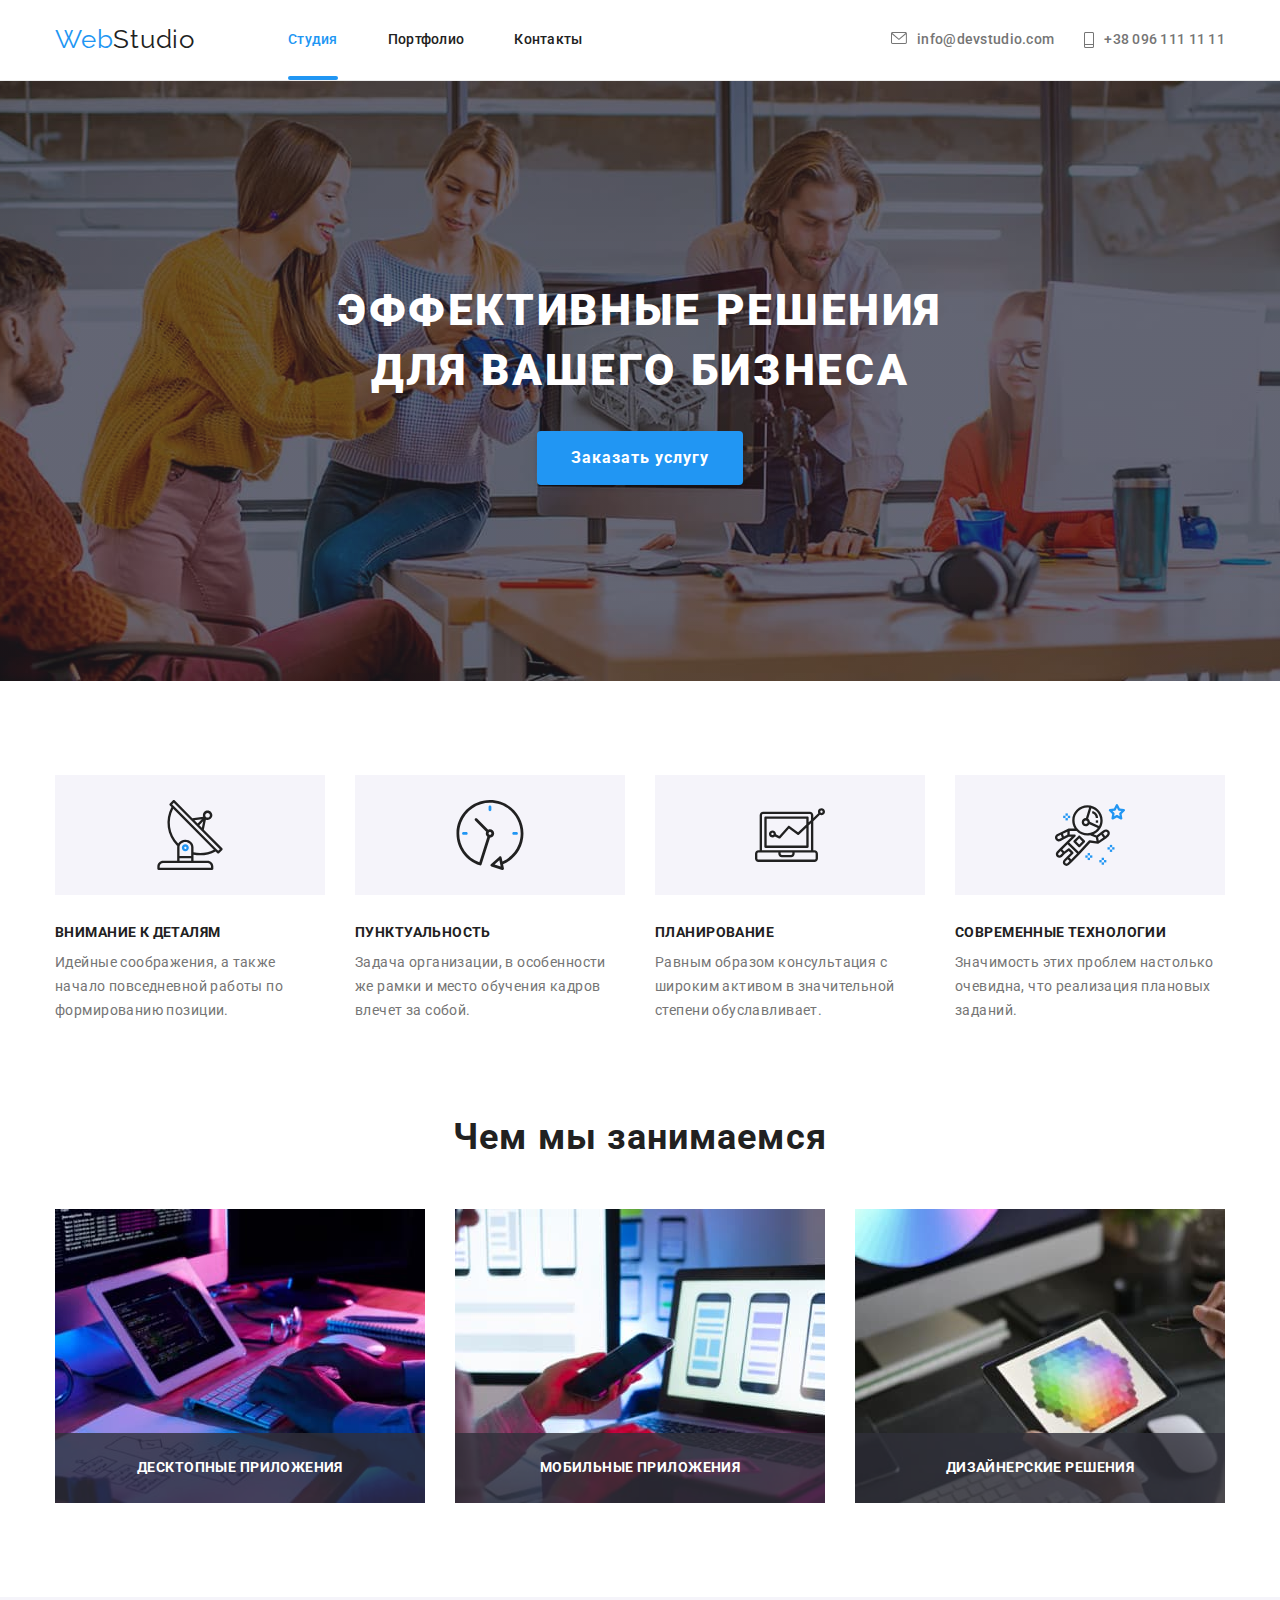
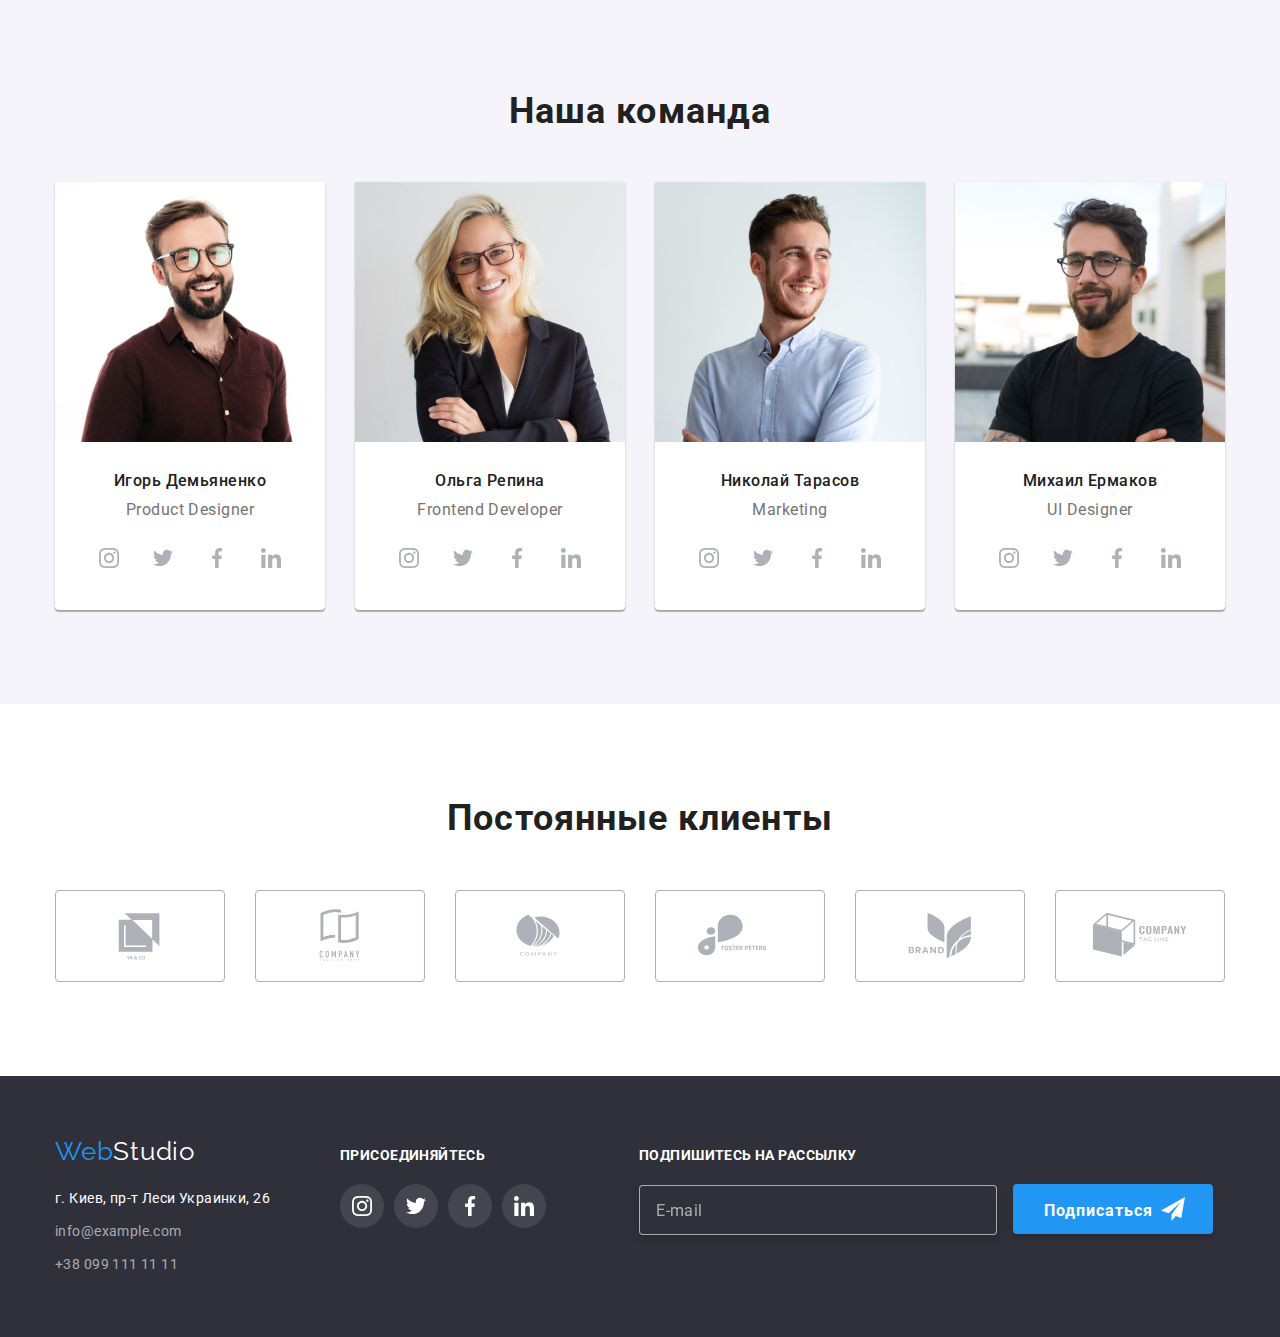
<file: index.html>
<!DOCTYPE html>
<html lang="ru">
<head>
    <meta charset="UTF-8">
    <meta http-equiv="X-UA-Compatible" content="IE=edge">
    <meta name="viewport" content="width=device-width, initial-scale=1.0">
    <title>Web Studio</title>
    <link href="https://fonts.googleapis.com/css2?family=Raleway:wght@700&family=Roboto:wght@400;500;700;900&display=swap"
        rel="stylesheet">
    <link rel="stylesheet" href="https://cdnjs.cloudflare.com/ajax/libs/modern-normalize/1.1.0/modern-normalize.min.css">
    <link rel="stylesheet" href="./css/styles.css">
</head>
<body>
    <!-- Шапка -->
    <header class="header">
        <div class="container container-nav">
            <nav class="nav">
                <a href="./index.html" class="logo"><span class="logo web">Web</span>Studio</a>
                <ul class="header-list list">
                    <li class="header-item"><a href="./index.html" class="nav-list current">Студия</a></li>
                    <li class="header-item"><a href="./portfolio.html" class="nav-list">Портфолио</a></li>
                    <li class="header-item"><a href="" class="nav-list">Контакты</a></li>
                </ul>
            </nav>
            <ul class="nav-contacts list">
                <li class="header-item">
    
                    <a href="mailto:info@devstudio.com" class="nav-mail">info@devstudio.com 
                    <svg class="header-social-icon" width="16" height="12">
                        <use href="./images/symbol-defs.svg#icon-mail"></use>
                    </svg>
                    </a>
                </li>

                <li class="header-item">
                    <a href="tel:+380961111111" class="nav-tel">+38 096 111 11 11
                        <svg class="header-social-icon" width="10" height="16">
                            <use href="./images/symbol-defs.svg#icon-phone"></use>
                        </svg>
                    </a>
                </li>
            </ul>
        </div>
    </header>

    <main>
    <!-- Герой  -->
        <section class="hero">
            <div class="container">
                <h1 class="hero-title">Эффективные решения для вашего бизнеса</h1>
                <button type="button" class="hero-button button" data-modal-open>Заказать услугу</button>
            </div>
        </section>
    <!-- Чем мы занимаемся -->
        <section class="content section">
                <div class="container">
                    <ul class="content-list list">
                        <li class="content-item">
                            <h3 class="content-title">Внимание к деталям</h3>
                            <p class="content-dscr">Идейные соображения, а также начало повседневной работы по формированию позиции.</p>
                        </li>
                        <li class="content-item">
                            <h3 class="content-title">Пунктуальность</h3>
                            <p class="content-dscr">Задача организации, в особенности же рамки и место обучения кадров влечет за собой.</p>
                        </li>
                        <li class="content-item">
                            <h3 class="content-title">Планирование</h3>
                            <p class="content-dscr">Равным образом консультация с широким активом в значительной степени обуславливает.</p>
                        </li>
                        <li class="content-item">
                            <h3 class="content-title">Современные технологии</h3>
                            <p class="content-dscr">Значимость этих проблем настолько очевидна, что реализация плановых заданий.</p>
                        </li>
                    </ul>
                </div>
        </section>

        <section class="samples section">
            <div class="container">
                <h2 class="samples-title title">Чем мы занимаемся</h2>
                <ul class="samples-list list">
                    <li class="samples-list-item"><img class="samples-list-img" src="./images/box-1.jpg" alt="Изображение с планшетом" width="370">
                    <div class="samples-list-descr">Десктопные приложения</div>
                    </li>
                    <li class="samples-list-item"><img class="samples-list-img" src="./images/box-2.jpg" alt="Изображение с ноутбуком" width="370">
                    <div class="samples-list-descr">Мобильные приложения</div>
                    </li>
                    <li class="samples-list-item"><img class="samples-list-img" src="./images/box-3.jpg" alt="Изображение с палирой на планшете" width="370">
                    <div class="samples-list-descr">Дизайнерские решения</div>
                    </li>
                </ul>
            </div>
        </section>
    <!-- Команда -->
        <section class="team section">
            <div class="container">
                <h2 class="main-team-title title">Наша команда</h2>
                <ul class="team-list list">
                    <li class="team-item">
                        <img src="./images/team-1.jpg" alt="Игорь Демьяненко" width="270" class="team-img">
                        <div class="team-box">
                            <h3 class="team-title">Игорь Демьяненко</h3>
                            <p class="team-dscr">Product Designer</p>
                            <ul class="team-social-list list">
                            <li class="team-social-item">
                                <a href="https://www.instagram.com/" target="_blank" class="team-social-link">
                                    <svg class="team-social-icon" width="20" height="20">
                                        <use href="./images/symbol-defs.svg#icon-instagram"></use>
                                    </svg>
                                </a>
                            </li>
                            <li class="team-social-item">
                                <a href="https://twitter.com/" target="_blank" class="team-social-link">
                                    <svg class="team-social-icon" width="20" height="20">
                                        <use href="./images/symbol-defs.svg#icon-twitter"></use>
                                    </svg>
                                </a>
                            </li>
                            <li class="team-social-item">
                                <a href="https://www.facebook.com/" target="_blank" class="team-social-link">
                                    <svg class="team-social-icon" width="20" height="20">
                                        <use href="./images/symbol-defs.svg#icon-facebook"></use>
                                    </svg>
                                </a>
                            </li>
                            <li class="team-social-item">
                                <a href="https://linkedin.com/" target="_blank" class="team-social-link">
                                    <svg class="team-social-icon" width="20" height="20">
                                        <use href="./images/symbol-defs.svg#icon-linkedin"></use>
                                    </svg>
                                </a>
                            </li>
                            </ul>
                        </div>
                        
                    </li>
                    <li class="team-item">
                        <img src="./images/team-2.jpg" alt="Ольга Репина" width="270" class="team-img">
                        <div class="team-box">
                            <h3 class="team-title">Ольга Репина</h3>
                            <p class="team-dscr">Frontend Developer</p>
                            <ul class="team-social-list list">
                                <li class="team-social-item">
                                    <a href="https://www.instagram.com/" target="_blank" class="team-social-link">
                                        <svg class="team-social-icon" width="20" height="20">
                                            <use href="./images/symbol-defs.svg#icon-instagram"></use>
                                        </svg>
                                    </a>
                                </li>
                                <li class="team-social-item">
                                    <a href="https://twitter.com/" target="_blank" class="team-social-link">
                                        <svg class="team-social-icon" width="20" height="20">
                                            <use href="./images/symbol-defs.svg#icon-twitter"></use>
                                        </svg>
                                    </a>
                                </li>
                                <li class="team-social-item">
                                    <a href="https://www.facebook.com/" target="_blank" class="team-social-link">
                                        <svg class="team-social-icon" width="20" height="20">
                                            <use href="./images/symbol-defs.svg#icon-facebook"></use>
                                        </svg>
                                    </a>
                                </li>
                                <li class="team-social-item">
                                    <a href="https://linkedin.com/" target="_blank" class="team-social-link">
                                        <svg class="team-social-icon" width="20" height="20">
                                            <use href="./images/symbol-defs.svg#icon-linkedin"></use>
                                        </svg>
                                    </a>
                                </li>
                            </ul>
                        </div>
                        
                    </li>
                    <li class="team-item">
                        <img src="./images/team-3.jpg" alt="Николай Тарасов" width="270" class="team-img">
                        <div class="team-box">
                            <h3 class="team-title">Николай Тарасов</h3>
                            <p class="team-dscr">Marketing</p>
                            <ul class="team-social-list list">
                                <li class="team-social-item">
                                    <a href="https://www.instagram.com/" target="_blank" class="team-social-link">
                                        <svg class="team-social-icon" width="20" height="20">
                                            <use href="./images/symbol-defs.svg#icon-instagram"></use>
                                        </svg>
                                    </a>
                                </li>
                                <li class="team-social-item">
                                    <a href="https://twitter.com/" target="_blank" class="team-social-link">
                                        <svg class="team-social-icon" width="20" height="20">
                                            <use href="./images/symbol-defs.svg#icon-twitter"></use>
                                        </svg>
                                    </a>
                                </li>
                                <li class="team-social-item">
                                    <a href="https://www.facebook.com/" target="_blank" class="team-social-link">
                                        <svg class="team-social-icon" width="20" height="20">
                                            <use href="./images/symbol-defs.svg#icon-facebook"></use>
                                        </svg>
                                    </a>
                                </li>
                                <li class="team-social-item">
                                    <a href="https://linkedin.com/" target="_blank" class="team-social-link">
                                        <svg class="team-social-icon" width="20" height="20">
                                            <use href="./images/symbol-defs.svg#icon-linkedin"></use>
                                        </svg>
                                    </a>
                                </li>
                            </ul>
                        </div>
                        
                    </li>
                    <li class="team-item">
                        <img src="./images/team-4.jpg" alt="Михаил Ермаков" width="270" class="team-img">
                        <div     class="team-box">
                            <h3 class="team-title">Михаил Ермаков</h3>
                            <p class="team-dscr">UI Designer</p>
                            <ul class="team-social-list list">
                                <li class="team-social-item">
                                    <a href="https://www.instagram.com/" target="_blank" class="team-social-link">
                                        <svg class="team-social-icon" width="20" height="20">
                                            <use href="./images/symbol-defs.svg#icon-instagram"></use>
                                        </svg>
                                    </a>
                                </li>
                                <li class="team-social-item">
                                    <a href="https://twitter.com/" target="_blank" class="team-social-link">
                                        <svg class="team-social-icon" width="20" height="20">
                                            <use href="./images/symbol-defs.svg#icon-twitter"></use>
                                        </svg>
                                    </a>
                                </li>
                                <li class="team-social-item">
                                    <a href="https://www.facebook.com/" target="_blank" class="team-social-link">
                                        <svg class="team-social-icon" width="20" height="20">
                                            <use href="./images/symbol-defs.svg#icon-facebook"></use>
                                        </svg>
                                    </a>
                                </li>
                                <li class="team-social-item">
                                    <a href="https://linkedin.com/" target="_blank" class="team-social-link">
                                        <svg class="team-social-icon" width="20" height="20">
                                            <use href="./images/symbol-defs.svg#icon-linkedin"></use>
                                        </svg>
                                    </a>
                                </li>
                            </ul>
                        </div>
                        
                    </li>
                </ul>
            </div>
        </section>
    <!-- Клиенты -->
        <section class="clients section">
            <div class="container">
                <h2 class="clients-title title">Постоянные клиенты</h2>
                <ul class="clients-list list">
                    <li class="clients-item">
                        <a href="" class="clients-item-link">
                            <svg class="clients-item-icon" width="106" height="60">
                                <use href="images/symbol-defs.svg#icon-yaco"></use>
                            </svg>
                        </a>
                    </li>
                    <li class="clients-item">
                        <a href="" class="clients-item-link">
                            <svg class="clients-item-icon" width="106" height="60">
                                <use href="images/symbol-defs.svg#icon-company-tagline"></use>
                            </svg>
                        </a>
                    </li>

                    <li class="clients-item">
                        <a href="" class="clients-item-link">
                            <svg class="clients-item-icon" width="106" height="60">
                                <use href="images/symbol-defs.svg#icon-company"></use>
                            </svg>
                        </a>
                    </li>
                    <li class="clients-item">
                        <a href="" class="clients-item-link">
                            <svg class="clients-item-icon" width="106" height="60">
                                <use href="images/symbol-defs.svg#icon-foster"></use>
                            </svg>
                        </a>
                    </li>
                    <li class="clients-item">
                        <a href="" class="clients-item-link">
                            <svg class="clients-item-icon" width="106" height="60">
                                <use href="images/symbol-defs.svg#icon-brand"></use>
                            </svg>
                        </a>
                    </li>
                    <li class="clients-item">
                        <a href="" class="clients-item-link">
                            <svg class="clients-item-icon" width="106" height="60">
                                <use href="images/symbol-defs.svg#icon-tag-line"></use>
                            </svg>
                        </a>
                    </li>
                </ul>
            </div>
        </section>
    </main>

    <!-- Футер -->
    <footer class="footer">
        <div class="container contacts">
            <div class="address-container">
                <a href="./index.html" class="footer-logo"><span class="footer-logo web">Web</span>Studio</a>
                <address class="address">
                    <div class="address-contacts">
                        <p class="address-location">г. Киев, пр-т Леси Украинки, 26</p>
                        <a href="mailto:info@example.com" class="address-mail">info@example.com</a>
                        <a href="tel:+380991111111" class="address-tel">+38 099 111 11 11</a>
                    </div>
                </address>
            </div>
            <div class="footer-social-links">
                <h3 class="footer-links-title">присоединяйтесь</h3>
                <ul class="footer-social-list list">
                    <li class="footer-social-item">
                        <a href="" class="footer-social-link">
                            <svg class="footer-social-icon" width="20" height="20">
                                <use href="./images/symbol-defs.svg#icon-instagram"></use>
                            </svg>
                        </a>
                    </li>
                    <li class="footer-social-item">
                        <a href="" class="footer-social-link">
                            <svg class="footer-social-icon" width="20" height="20">
                                <use href="./images/symbol-defs.svg#icon-twitter"></use>
                            </svg>
                        </a>
                    </li>
                    <li class="footer-social-item">
                        <a href="" class="footer-social-link">
                            <svg class="footer-social-icon" width="20" height="20">
                                <use href="./images/symbol-defs.svg#icon-facebook"></use>
                            </svg>
                        </a>
                    </li>
                    <li class="footer-social-item">
                        <a href="" class="footer-social-link">
                            <svg class="footer-social-icon" width="20" height="20">
                                <use href="./images/symbol-defs.svg#icon-linkedin"></use>
                            </svg>
                        </a>
                    </li>
                </ul>
            </div>
            <div class="subscription-box">
                <h3 class="subscription-title">Подпишитесь на рассылку</h3>
                <div class="subscription-input">
                    <input type="email" name="email" placeholder="E-mail" class="subscription-email">
                    <button type="submit" class="subscription-button button">Подписаться</button>
                    <svg class="subscription-button-icon" width="24" height="24">
                        <use href="./images/symbol-defs.svg#icon-subscription"></use>
                    </svg>
                    
                </div>
            </div>

        </div>
    </footer> 

    <!-- Модальное окно -->

    <div class="backdrop is-hidden" data-modal>
        <div class="modal">
            <button class="modal-button-close" data-modal-close>
                <svg class="modal-button-close-icon" width="11" height="11">
                    <use href="./images/symbol-defs.svg#icon-close-icon"></use>
            </button>

    <!-- Формы -->
    
            <div class="form">
                <p class="modal-title-text">Оставьте свои данные, мы вам перезвоним</p>
                <form action="#" class="form-box">
                    
                        <label class="form-label">
                            <span class="form-name">Имя</span> 
                            <div class="input-box">
                                <input type="text" name="name" class="form-input">
                                <svg class="form-icon" width="12" height="12">
                                    <use href="./images/symbol-defs.svg#icon-modal-name"></use>
                                </svg>
                            </div>
                        </label>
                   
                        <label class="form-label">
                            <span class="form-name">Телефон</span>
                            <div class="input-box">
                                <input type="tel" name="tel" class="form-input">
                                <svg class="form-icon" width="13" height="13">
                                    <use href="./images/symbol-defs.svg#icon-modal-tel"></use>
                                </svg>
                            </div>    
                        </label>
                           
                
                        <label class="form-label">
                            <span class="form-name">Почта</span> 
                        <div class="input-box">
                            <input type="email" name="email" class="form-input">
                            <svg class="form-icon" width="15" height="12">
                                <use href="./images/symbol-defs.svg#icon-modal-email"></use>
                        </div>
                        </label>
                        

                        <label class="form-label">
                            <span class="form-name">Комментарий</span> 
                        <textarea name="comment"
                        placeholder="Введите текст"
                        class="form-comment-placeholder"></textarea>
                        </label>
                    
    
                    <div class="terms-item">
                        
                        <label class="terms-checkbox">
                            <input class="terms-input-checkbox" type="checkbox" name="terms"  value="checkbox">
                            <span class="custom-checkbox"></span>
                            
                            Соглашаюсь с рассылкой и принимаю
                            <a href="" class="terms-link"> Условия договора</a>
                        
                        </label>
                    </div>

                    <button type="submit" class="modal-submit-button ">Отправить</button>

                    
                    
                </form>
            </div>
        </div>
    </div>
    <script src="./js/modal.js"></script>
</body>
</html>
</file>
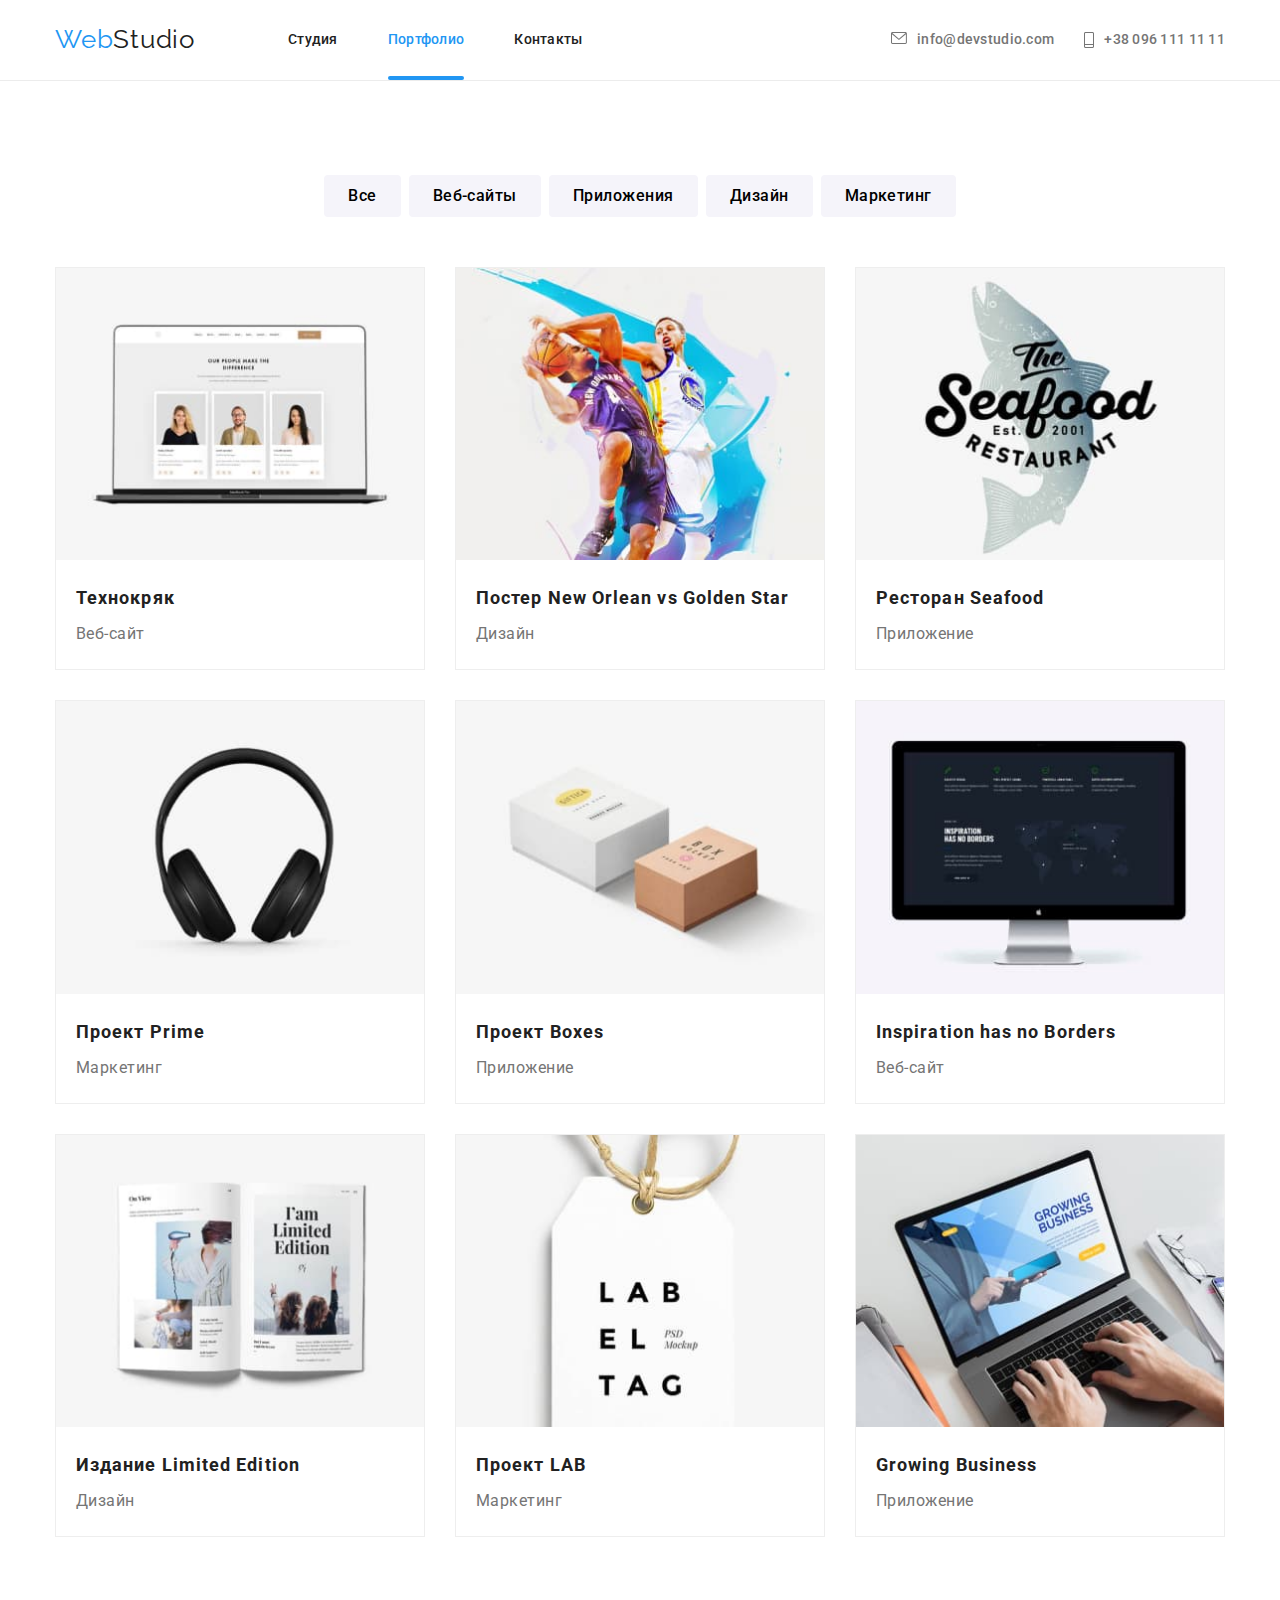
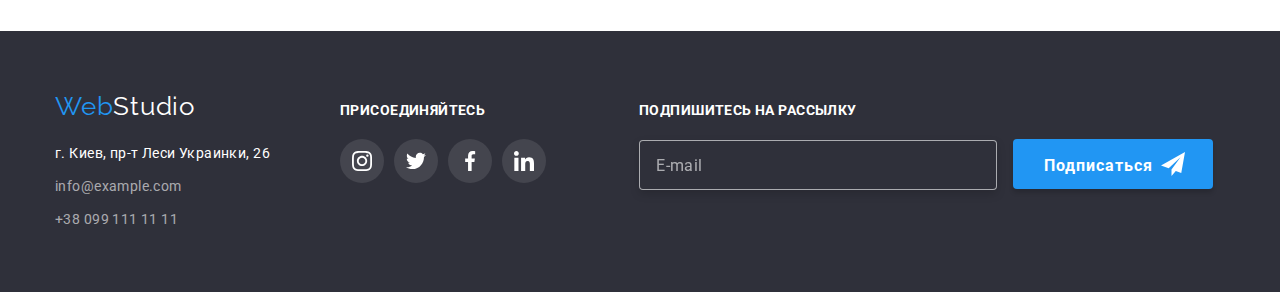
<file: portfolio.html>
<!DOCTYPE html>
<html lang="ru">
<head>
    <meta charset="UTF-8">
    <meta http-equiv="X-UA-Compatible" content="IE=edge">
    <meta name="viewport" content="width=device-width, initial-scale=1.0">
    <title>Portfolio</title>
    <link href="https://fonts.googleapis.com/css2?family=Raleway:wght@700&family=Roboto:wght@400;500;700;900&display=swap"
        rel="stylesheet">
        <link rel="stylesheet" href="https://cdnjs.cloudflare.com/ajax/libs/modern-normalize/1.1.0/modern-normalize.min.css">
    <link rel="stylesheet" href="./css/styles.css">
</head>
<body>
    <!-- Шапка -->
    <header class="header">
        <div class="container container-nav">
            <nav class="nav">
                <a href="./index.html" class="logo"><span class="logo web">Web</span>Studio</a>
                <ul class="header-list list">
                    <li class="header-item"><a href="./index.html" class="nav-list">Студия</a></li>
                    <li class="header-item"><a href="./portfolio.html" class="nav-list current">Портфолио</a></li>
                    <li class="header-item"><a href="" class="nav-list">Контакты</a></li>
                </ul>
            </nav>
            <ul class="nav-contacts list">
                <li class="header-item">
    
                    <a href="mailto:info@devstudio.com" class="nav-mail">info@devstudio.com
                        <svg class="header-social-icon" width="16" height="12">
                            <use href="./images/symbol-defs.svg#icon-mail"></use>
                        </svg>
                    </a>
                </li>
    
                <li class="header-item">
                    <a href="tel:+380961111111" class="nav-tel">+38 096 111 11 11
                        <svg class="header-social-icon" width="10" height="16">
                            <use href="./images/symbol-defs.svg#icon-phone"></use>
                        </svg>
                    </a>
                </li>
            </ul>
        </div>
    </header>
    
    <main>
    <!-- Основной контент -->
    <main>

        <section class="filters section">

            <div class="container">

                <h1 class="visually-hidden">Фильтры</h1>
                <ul class="filters-list list">
                    <li class="filters-item"><button type="button" class="filters-button button">Все</button></li>
                    <li class="filters-item"><button type="button" class="filters-button button">Веб-сайты</button></li>
                    <li class="filters-item"><button type="button" class="filters-button button">Приложения</button></li>
                    <li class="filters-item"><button type="button" class="filters-button button">Дизайн</button></li>
                    <li class="filters-item"><button type="button" class="filters-button button">Маркетинг</button></li>
                </ul>
            
                <h2 class="visually-hidden">Проекты</h2>

                <ul class="projects-list list">
                   
                    <li class="projects-item">
                        
                        <article class="card">

                            <div class="card-thumb">
                                <img src="./images/img-1.jpg" alt="Веб-сайт на ноутбуке" width="370">
                                <div class="overlay-text">
                                    <div class="card-text">
                                        <p class="card-text-descr">Технокряк это современная площадка распространения коронавируса. Компании используют эту
                                        платформу для цифрового
                                        шпионажа и атак на защищённые сервера конкурентов.</p> 
                                    </div>
                                </div>
                            </div>

                            <div class="card-content">
                                <h3 class="projects-title">Технокряк</h3>
                                <p class="projects-dscr">Веб-сайт</p>
                            </div>

                        </article>  
                    </li>

                    <li class="projects-item">
                        <article class="card">
                    
                            <div class="card-thumb">
                                <img src="./images/img-2.jpg" alt="Постер с баскетболистами"" width="370">
                                <div class="overlay-text">
                                    <div class="card-text"><p class="card-text-descr">Технокряк это современная площадка распространения коронавируса. Компании используют эту
                                        платформу для цифрового
                                        шпионажа и атак на защищённые сервера конкурентов.</p>
                                    </div>
                                </div>
                            </div>
                    
                            <div class="card-content">
                                <h3 class="projects-title">Постер New Orlean vs Golden Star</h3>
                                <p class="projects-dscr">Дизайн</p>
                            </div>
                    
                        </article>
                    </li>

                    <li class="projects-item">
                        <article class="card">
                    
                            <div class="card-thumb">
                                <img src="./images/img-3.jpg" alt="Лого ресторана" width="370">
                                <div class="overlay-text">
                                    <div class="card-text"><p class="card-text-descr">Технокряк это современная площадка распространения коронавируса. Компании используют эту
                                        платформу для цифрового
                                        шпионажа и атак на защищённые сервера конкурентов.</p>
                                    </div>
                                </div>
                            </div>
                    
                            <div class="card-content">
                                <h3 class="projects-title">Ресторан Seafood</h3>
                                <p class="projects-dscr">Приложение</p>
                            </div>
                    
                        </article>
                    </li>

                    <li class="projects-item">
                        <article class="card">
                    
                            <div class="card-thumb">
                                <img src="./images/img-4.jpg" alt="Наушники" width="370">
                                <div class="overlay-text">
                                    <div class="card-text"><p class="card-text-descr">Технокряк это современная площадка распространения коронавируса. Компании используют эту
                                        платформу для цифрового
                                        шпионажа и атак на защищённые сервера конкурентов.</p>
                                    </div>
                                </div>
                            </div>
                    
                            <div class="card-content">
                                <h3 class="projects-title">Проект Prime</h3>
                                <p class="projects-dscr">Маркетинг</p>
                            </div>
                    
                        </article>
                    </li>

                    <li class="projects-item">
                        <article class="card">
                    
                            <div class="card-thumb">
                                <img src="./images/img-5.jpg" alt="Изображение коробок" width="370">
                                <div class="overlay-text">
                                    <div class="card-text"><p class="card-text-descr">Технокряк это современная площадка распространения коронавируса. Компании используют эту
                                        платформу для цифрового
                                        шпионажа и атак на защищённые сервера конкурентов.</p>
                                    </div>
                                </div>
                            </div>
                    
                            <div class="card-content">
                                <h3 class="projects-title">Проект Boxes</h3>
                                <p class="projects-dscr">Приложение</p>
                            </div>
                    
                        </article>
                    </li>

                    <li class="projects-item">
                        <article class="card">
                    
                            <div class="card-thumb">
                                <img src="./images/img-6.jpg" alt="Веб-сайт на мониторе" width="370">
                            <div class="overlay-text">
                                <div class="card-text"><p class="card-text-descr">Технокряк это современная площадка распространения коронавируса. Компании используют эту
                                    платформу для цифрового
                                    шпионажа и атак на защищённые сервера конкурентов.</p>
                                </div>
                            </div>
                            </div>
                    
                            <div class="card-content">
                                <h3 class="projects-title">Inspiration has no Borders</h3>
                                <p class="projects-dscr">Веб-сайт</p>
                            </div>
                    
                        </article>
                    </li>

                    <li class="projects-item">
                        <article class="card">
                    
                            <div class="card-thumb">
                                <img src="./images/img-7.jpg" alt="Книга" width="370">
                                <div class="overlay-text">
                                    <div class="card-text"><p class="card-text-descr">Технокряк это современная площадка распространения коронавируса. Компании используют эту
                                        платформу для цифрового
                                        шпионажа и атак на защищённые сервера конкурентов.</p>
                                    </div>
                                </div>
                            </div>
                    
                            <div class="card-content">
                                <h3 class="projects-title">Издание Limited Edition</h3>
                                <p class="projects-dscr">Дизайн</p>
                            </div>
                    
                        </article>
                    </li>

                    <li class="projects-item">
                        <article class="card">
                    
                            <div class="card-thumb">
                                <img src="./images/img-8.jpg" alt="Изображение бирки" width="370">
                                <div class="overlay-text">
                                    <div class="card-text"><p class="card-text-descr">Технокряк это современная площадка распространения коронавируса. Компании используют эту
                                        платформу для цифрового
                                        шпионажа и атак на защищённые сервера конкурентов.</p>
                                    </div>
                                </div>
                            </div>
                    
                            <div class="card-content">
                                <h3 class="projects-title">Проект LAB</h3>
                                <p class="projects-dscr">Маркетинг</p>
                            </div>
                    
                        </article>
                    </li>

                    <li class="projects-item">
                        <article class="card">
                    
                            <div class="card-thumb">
                                <img src="./images/img-9.jpg" alt="Приложение на ноутбуке"" width="370">
                                
                                <div class="overlay-text">
                                    <div class="card-text"><p class="card-text-descr">Технокряк это современная площадка распространения коронавируса. Компании используют эту
                                        платформу для цифрового
                                        шпионажа и атак на защищённые сервера конкурентов.</p>
                                    </div>
                                </div>
                                
                            </div>
                    
                            <div class="card-content">
                                <h3 class="projects-title">Growing Business</h3>
                                <p class="projects-dscr">Приложение</p>
                            </div>
                    
                        </article>
                    </li>
                </ul>
            </div>
        </section>
    </main>
    <!-- Футер -->
    <footer class="footer">
        <div class="container contacts">
            <div class="address-container">
                <a href="./index.html" class="footer-logo"><span class="footer-logo web">Web</span>Studio</a>
                <address class="address">
                    <div class="address-contacts">
                        <p class="address-location">г. Киев, пр-т Леси Украинки, 26</p>
                        <a href="mailto:info@example.com" class="address-mail">info@example.com</a>
                        <a href="tel:+380991111111" class="address-tel">+38 099 111 11 11</a>
                    </div>
                </address>
            </div>
            <div class="footer-social-links">
                <h3 class="footer-links-title">присоединяйтесь</h3>
                <ul class="footer-social-list list">
                    <li class="footer-social-item">
                        <a href="" class="footer-social-link">
                            <svg class="footer-social-icon" width="20" height="20">
                                <use href="./images/symbol-defs.svg#icon-instagram"></use>
                            </svg>
                        </a>
                    </li>
                    <li class="footer-social-item">
                        <a href="" class="footer-social-link">
                            <svg class="footer-social-icon" width="20" height="20">
                                <use href="./images/symbol-defs.svg#icon-twitter"></use>
                            </svg>
                        </a>
                    </li>
                    <li class="footer-social-item">
                        <a href="" class="footer-social-link">
                            <svg class="footer-social-icon" width="20" height="20">
                                <use href="./images/symbol-defs.svg#icon-facebook"></use>
                            </svg>
                        </a>
                    </li>
                    <li class="footer-social-item">
                        <a href="" class="footer-social-link">
                            <svg class="footer-social-icon" width="20" height="20">
                                <use href="./images/symbol-defs.svg#icon-linkedin"></use>
                            </svg>
                        </a>
                    </li>
                </ul>
            </div>
            <div class="subscription-box">
                <h3 class="subscription-title">Подпишитесь на рассылку</h3>
                <div class="subscription-input">
                    <input type="email" name="email" placeholder="E-mail" class="subscription-email">
                    <button type="submit" class="subscription-button button">Подписаться</button>
                    <svg class="subscription-button-icon" width="24" height="24">
                        <use href="./images/symbol-defs.svg#icon-subscription"></use>
                    </svg>
            
                </div>
            </div>

        </div>
    </footer>
</body>
</html>
</file>
<file: css/styles.css>
body {
  color: #212121;
  font-family: Roboto, sans-serif;
  margin: 0;
}

img {
  display: block;
  max-width: 100%;
  height: auto;
}

:root {
  --second-color: #757575;
  --hover-color: #2196f3;
  --hero-color: #ffffff;
  --filter-button-color: #f5f4fa;
  --footer-background-color: #2f303a;
  --timing-function: cubic-bezier(0.4, 0, 0.2, 1);
}

/* Сброс стилей */
h1,
h2,
h3,
h4,
h5,
h6,
p,
ul {
  margin: 0;
  padding: 0;
}
/* --------------------------- */

/* Общие стили */

.list {
  list-style: none;
  margin: 0;
  padding: 0;
}

.button {
  cursor: pointer;
  font-family: inherit, sans-serif;
}

.container {
  width: 1200px;
  margin-left: auto;
  margin-right: auto;
  padding-left: 15px;
  padding-right: 15px;

  /* альтернативная запись */

  /* margin: 0 auto;
  padding: 0 15px; */
}

.section {
  padding-top: 94px;
  padding-bottom: 94px;

  /* альтернативная запись */

  /* padding: 94px 0; */
}

.title {
  font-weight: 700;
  font-size: 36px;
  line-height: 1.16;
  text-align: center;
  letter-spacing: 0.03em;
}

/* Шапка */

/* Логотип */

.container-nav,
.nav {
  display: flex;
  align-items: center;
}

.header {
  border-bottom: 1px solid #ececec;
}

.logo {
  color: #212121;
  font-size: 26px;
  text-decoration: none;

  font-family: Raleway, sans-serif;
  font-size: 26px;
  line-height: 1.2;
  letter-spacing: 0.03em;
}

.logo.web {
  color: var(--hover-color);
}

/* Список ссылок меню */

/* !!!!!!!!!!!!!!!!!!!!! Work Section!!!!!!!!! */
.header-list {
  display: flex;
  margin-left: 93px;
}

/* Варианты очистки крайнего марджина */

/* .header-list .header-item:not(:last-child) {
  margin-right: 40px;
} */

.header-list .header-item + .header-item {
  margin-left: 50px;
}

.nav-list {
  color: #212121;
  text-decoration: none;

  font-weight: 500;
  font-size: 14px;
  line-height: 1.14;
  letter-spacing: 0.02em;

  /* увеличивает ширину ховера через добавление падингов */
  display: block;
  padding-top: 32px;
  padding-bottom: 32px;

  transition-property: color;
  transition-duration: 250ms;
  transition-timing-function: var(--timing-function);

  /* короткая запись transition*/
  /* transition: color 250ms cubic-bezier(0.4, 0, 0.2, 1); */
}

.nav-list:hover,
.nav-list:focus {
  color: var(--hover-color);
}

.current {
  color: var(--hover-color);
  position: relative;
}

.current::after {
  content: "";
  position: absolute;
  width: 100%;
  height: 4px;
  background-color: #2196f3;
  left: 0;
  bottom: 0;
  border-radius: 2px;
}

/* Контакты в шапке */

.nav-contacts {
  display: flex;
  margin-left: auto;
}

/* добавляет марджин и удаляет марджин последнему элементу */
.nav-contacts .header-item + .header-item {
  margin-left: 30px;
}

.nav-mail,
.nav-tel {
  /* увеличивает ширину ховера через добавление падингов */
  display: flex;
  flex-direction: row-reverse;

  padding-top: 32px;
  padding-bottom: 32px;

  color: var(--second-color);
  text-decoration: none;

  font-weight: 500;
  font-size: 14px;
  line-height: 1.14;
  letter-spacing: 0.02em;

  fill: var(--second-color);

  transition-property: color, fill;
  transition-duration: 250ms;
  transition-timing-function: var(--timing-function);
}

.header-social-icon {
  margin-right: 10px;
}

.nav-mail:hover,
.nav-mail:focus {
  color: var(--hover-color);
  fill: var(--hover-color);
}

.nav-tel:hover,
.nav-tel:focus {
  color: var(--hover-color);
  fill: var(--hover-color);
}

/* .header-item {
  outline: 1px solid red;
} */

/* Добавление иконок перед элементом и ховер для них */

/* .nav-mail::before {
  content: "";
  width: 16px;
  height: 12px;

  margin-right: 10px;
  background-image: url(#);
  background-size: contain;
  background-position: center;
  background-repeat: no-repeat;
}

.nav-mail:hover::before,
.nav-mail:focus::before {
  background-image: url(#);
}

.nav-tel::before {
  content: "";
  width: 10px;
  height: 16px;

  margin-right: 10px;
  background-image: url(#);
  background-size: contain;
  background-position: center;
  background-repeat: no-repeat;
}

.nav-tel:hover::before,
.nav-tel:focus::before {
  background-image: url(#);
} */

/* Герой */

.hero {
  text-align: center;

  padding-top: 200px;
  padding-bottom: 200px;

  max-width: 1600px;
  height: 600px;
  margin-left: auto;
  margin-right: auto;

  background-color: #c4c4c4;
  background-image: linear-gradient(
      rgba(47, 48, 58, 0.4),
      rgba(47, 48, 58, 0.4)
    ),
    url(../images/hero-bg.jpeg);
  background-repeat: no-repeat;
  background-position: center;
  background-size: cover;
}

.hero-title {
  max-width: 696px;
  margin-left: auto;
  margin-right: auto;
  color: var(--hero-color);

  font-weight: 900;
  font-size: 44px;
  line-height: 1.36;
  text-align: center;
  letter-spacing: 0.06em;
  text-transform: uppercase;
}

.hero-button {
  margin-top: 30px;
  color: var(--hero-color);
  background-color: var(--hover-color);
  box-shadow: 0px 4px 4px rgba(0, 0, 0, 0.15);
  border-radius: 4px;
  border-color: transparent;

  font-weight: 700;
  font-size: 16px;
  line-height: 1.87;
  letter-spacing: 0.06em;

  padding: 10px 32px;

  transition-property: background-color;
  transition-duration: 250ms;
  transition-timing-function: var(--timing-function);
}

.hero-button:hover,
.hero-button:focus {
  background-color: #188ce8;
}

/* Чем мы занимаемся */

.content-title {
  font-weight: 700;
  font-size: 14px;
  line-height: 1.14;
  letter-spacing: 0.03em;
  text-transform: uppercase;
  margin-bottom: 10px;
}
.content-dscr {
  color: var(--second-color);

  font-size: 14px;
  line-height: 1.71;
  letter-spacing: 0.03em;
}
.samples-title {
  margin-bottom: 50px;
}

.content-list {
  display: flex;
}

.content-item:before {
  content: "";
  display: block;
  height: 120px;
  background-color: #f5f4fa;
  margin-bottom: 30px;
}

/* Добавление иконок через псевдоэлементы */

.content-item:nth-child(1)::before {
  background-image: url(../images/antenna.svg);
  background-repeat: no-repeat;
  background-position: center;
}

.content-item:nth-child(2)::before {
  background-image: url(../images/clock.svg);
  background-repeat: no-repeat;
  background-position: center;
}

.content-item:nth-child(3)::before {
  background-image: url(../images/computer.svg);
  background-repeat: no-repeat;
  background-position: center;
}

.content-item:nth-child(4)::before {
  background-image: url(../images/astronaut.svg);
  background-repeat: no-repeat;
  background-position: center;
}

/* Задать иконки разным блокам */

/* .content-item:nth-child(1)::before {
  background-color: red;
} */

/* либо создать доп классы ли */

.content-item {
  width: 270px;
}

.content-list .content-item + .content-item {
  margin-left: 30px;
}

.samples {
  padding-top: 0;
}

.samples-list {
  display: flex;
}

.samples-list .samples-list-item + .samples-list-item {
  margin-left: 30px;
}

.samples-list-item {
  position: relative;
}

.samples-list-descr {
  position: absolute;

  bottom: 0;
  left: 0;
  width: 100%;
  height: 70px;

  padding: 27px;
  font-weight: 700;
  font-size: 14px;
  line-height: 1.14;
  text-align: center;
  letter-spacing: 0.03em;
  text-transform: uppercase;
  color: #ffffff;
}

/* задаем фон через псевдоэлемент */

.samples-list-item::before {
  content: "";
  position: absolute;
  left: 0;
  bottom: 0;
  width: 100%;
  height: 70px;
  background-color: rgba(47, 48, 58, 0.8);
}

/* Команда */

.team {
  background-color: var(--filter-button-color);
}

.main-team-title {
  margin-bottom: 50px;
}

.team-box {
  padding-top: 30px;
  padding-bottom: 30px;
}

.team-title {
  font-weight: 500;
  font-size: 16px;
  line-height: 1.18;
  letter-spacing: 0.03em;

  text-align: center;
  margin-bottom: 10px;
}

.team-dscr {
  color: var(--second-color);

  font-size: 16px;
  line-height: 1.18;
  letter-spacing: 0.03em;

  text-align: center;
}

.team-list {
  display: flex;

  flex-wrap: wrap;
  margin-left: -30px;
}

.team-item {
  flex-basis: calc(100% / 4 - 30px);

  margin-left: 30px;
  background-color: var(--hero-color);

  box-shadow: 0px 1px 3px rgba(0, 0, 0, 0.12), 0px 1px 1px rgba(0, 0, 0, 0.14),
    0px 2px 1px rgba(0, 0, 0, 0.2);
  border-radius: 0px 0px 4px 4px;
}

.team-item:nth-child(n + 2) {
  margin-left: 30px;
}

/* Добавляет соц сети под описане */

.team-social-list {
  display: flex;
  justify-content: center;
  margin-top: 16px;
}

.team-social-item:nth-child(n + 2) {
  margin-left: 10px;
}

.team-social-link {
  width: 44px;
  height: 44px;
  background-color: var(--hero-color);
  fill: #afb1b8;

  display: flex;
  justify-content: center;
  align-items: center;
  border-radius: 50%;

  transition-property: background-color, fill;
  transition-duration: 250ms;
  transition-timing-function: var(--timing-function);
}

.team-social-link:hover,
.team-social-link:focus {
  background-color: var(--hover-color);
  fill: var(--hero-color);
}

/* Клиенты */

.clients-title {
  margin-bottom: 50px;
}

.clients-list {
  display: flex;
  justify-content: center;
}

.clients-item:nth-child(n + 2) {
  margin-left: 30px;
}

.clients-item-link {
  width: 170px;
  height: 92px;
  background-color: #ffffff;
  fill: #afb1b8;
  border: 1px solid #afb1b8;
  border-radius: 4px;
  display: flex;
  align-items: center;
  justify-content: center;

  transition-property: fill, border-color;
  transition-duration: 250ms;
  transition-timing-function: var(--timing-function);
}

.clients-item-link:hover,
.clients-item-link:focus {
  fill: var(--hover-color);
  border-color: var(--hover-color);
}

/* Footer */

.footer {
  background-color: var(--footer-background-color);

  padding-top: 60px;
  padding-bottom: 60px;
}

.footer-logo {
  color: #ffffff;
  font-size: 26px;
  text-decoration: none;
  font-family: Raleway, sans-serif;
  font-size: 26px;
  line-height: 1.2;
  letter-spacing: 0.03em;

  display: inline-block;
}

.footer-logo.web {
  color: var(--hover-color);
}

.address-location {
  color: #ffffff;

  font-style: normal;
  font-size: 14px;
  line-height: 1.71;
  letter-spacing: 0.03em;

  margin-top: 20px;
  margin-bottom: 9px;
}

.contacts {
  display: flex;
}

.address-contacts {
  margin-top: 9px;
}

.address-tel {
  margin-top: 9px;
}

.address-mail,
.address-tel {
  display: block;
  color: rgba(255, 255, 255, 0.6);
  text-decoration: none;

  font-style: normal;
  font-size: 14px;
  line-height: 1.71;
  letter-spacing: 0.03em;

  transition-property: color;
  transition-duration: 250ms;
  transition-timing-function: var(--timing-function);
}

.address-mail:hover,
.address-mail:focus {
  color: var(--hover-color);
}

.address-tel:hover,
.address-tel:focus {
  color: var(--hover-color);
}

/* пример оформления иконок соц сетей */

.footer-social-links {
  margin-top: 12px;
  margin-left: 70px;
}

.footer-links-title,
.subscription-title {
  margin-bottom: 20px;

  color: #ffffff;
  font-weight: 700;
  font-size: 14px;
  line-height: 1.14;
  letter-spacing: 0.03em;
  text-transform: uppercase;
}

.footer-social-list {
  display: flex;
}

.footer-social-item:nth-child(n + 2) {
  margin-left: 10px;
}

.footer-social-link {
  width: 44px;
  height: 44px;
  background-color: rgba(255, 255, 255, 0.1);
  display: flex;
  justify-content: center;
  align-items: center;
  border-radius: 50%;
  fill: #ffffff;

  transition-property: background-color;
  transition-duration: 250ms;
  transition-timing-function: var(--timing-function);
}

.footer-social-link:hover,
.footer-social-link:focus {
  background-color: var(--hover-color);
}

.subscription-box {
  margin-left: 93px;
  margin-top: 12px;
}

.subscription-input {
  position: relative;
}

.subscription-email {
  padding: 15px 16px;
  width: 358px;
  height: 50px;
  border: 1px solid rgba(255, 255, 255, 0.3);
  box-sizing: border-box;
  filter: drop-shadow(0px 4px 4px rgba(0, 0, 0, 0.15));
  border-radius: 4px;
  background-color: var(--footer-background-color);
  color: rgba(255, 255, 255, 0.6);
  border-color: inherit;
  outline: none;
}

.subscription-email::placeholder {
  font-size: 16px;
  line-height: 1.25;
  letter-spacing: 0.03em;

  color: rgba(255, 255, 255, 0.6);
}

.subscription-button {
  color: var(--hero-color);
  background-color: var(--hover-color);
  box-shadow: 0px 4px 4px rgba(0, 0, 0, 0.15);
  border-radius: 4px;
  border-color: transparent;

  font-weight: 700;
  font-size: 16px;
  line-height: 1.87;
  letter-spacing: 0.06em;

  text-align: center;
  padding: 10px 62px 10px 29px;
  margin-left: 12px;
  height: 50px;
  width: 200px;

  transition-property: background-color;
  transition-duration: 250ms;
  transition-timing-function: var(--timing-function);
}

.subscription-button:hover,
.subscription-button:focus {
  background-color: #188ce8;
}

.subscription-button-icon {
  position: absolute;
  top: 13px;
  right: 28px;
  fill: #ffffff;
}

/* -------------------------------------------------- */

/* Страница портфолио */

/* Убирает заголовки */
.visually-hidden {
  position: absolute;
  width: 1px;
  height: 1px;
  margin: -1px;
  padding: 0;
  overflow: hidden;
  border: 0;
  clip: rect(0 0 0 0);
}

.filters-button {
  background-color: var(--filter-button-color);

  font-weight: 500;
  font-size: 16px;
  line-height: 1.62;
  text-align: center;
  letter-spacing: 0.03em;

  padding: 6px 22px;

  border-color: transparent;
  border-radius: 4px;

  transition-property: color, background-color, box-shadow;
  transition-duration: 250ms;
  transition-timing-function: var(--timing-function);
}

.filters-button:hover,
.filters-button:focus {
  color: #ffffff;
  background-color: var(--hover-color);
  box-shadow: 0px 3px 1px rgba(0, 0, 0, 0.1), 0px 1px 2px rgba(0, 0, 0, 0.08),
    0px 2px 2px rgba(0, 0, 0, 0.12);
}

.filters-list {
  display: flex;
  justify-content: center;
  margin-bottom: 50px;
}

.filters-list .filters-item + .filters-item {
  margin-left: 8px;
}

/* Проекты */

.projects {
  margin-top: 56px;
}

.projects-img-list {
  font-weight: 700;
  font-size: 18px;
  line-height: 2;
  letter-spacing: 0.06em;
}

.projects-title {
  font-weight: 700;
  font-size: 18px;
  line-height: 2;
  letter-spacing: 0.06em;

  margin-bottom: 3px;
}

.projects-dscr {
  color: var(--second-color);

  font-size: 16px;
  line-height: 1.87;
  letter-spacing: 0.03em;
}

/* основа для построения сетки */

.projects-list {
  display: flex;
  flex-wrap: wrap;

  margin-top: -30px;
  margin-left: -30px;
}

.projects-list > .projects-item {
  flex-basis: calc(100% / 3 - 30px);

  margin-top: 30px;
  margin-left: 30px;
}

.card-content {
  padding: 20px;
}

.card {
  border: 1px solid #eeeeee;
}

.card:hover {
  box-shadow: 0px 1px 1px rgba(0, 0, 0, 0.12), 0px 4px 4px rgba(0, 0, 0, 0.06),
    1px 4px 6px rgba(0, 0, 0, 0.16);

  cursor: pointer;
}

.card-thumb {
  position: relative;
  overflow: hidden;

  /* вариант выравнивания по центру */
  /* display: flex;
  justify-content: center;
  align-items: center; */
}

.overlay-text {
  position: absolute;
  top: 0;
  left: 0;
  width: 100%;
  height: 100%;
  background-color: rgba(33, 150, 243, 0.9);

  transform: translateY(101%);
  transition: transform 250ms var(--timing-function);
}

.card:hover .overlay-text {
  transform: translateY(0);
}

.card-text {
  position: absolute;
  left: 50%;
  top: 50%;
  transform: translate(-50%, -50%);
  width: 322px;
  height: 168px;
}

.card-text-descr {
  font-size: 18px;
  line-height: 1.56;
  letter-spacing: 0.03em;
  color: var(--hero-color);
}

/* ------Модальное окно -------- */

.backdrop {
  position: fixed;
  left: 0;
  top: 0;

  width: 100vw;
  height: 100vh;
  background-color: rgba(0, 0, 0, 0.2);
  z-index: 1;

  opacity: 1;

  transition: opacity 250ms var(--timing-function);
}

.backdrop.is-hidden {
  opacity: 0;
  pointer-events: none;
  visibility: hidden;
}

.backdrop.is-hidden .modal {
  transform: translate(-50%, -50%) scale(1.1);
}

.modal {
  position: absolute;
  top: 50%;
  left: 50%;
  transform: translate(-50%, -50%) scale(1);

  transition: transform 250ms var(--timing-function);

  min-width: 528px;
  min-height: 581px;
  background-color: #ffffff;

  box-shadow: 0px 1px 3px rgba(0, 0, 0, 0.12), 0px 1px 1px rgba(0, 0, 0, 0.14),
    0px 2px 1px rgba(0, 0, 0, 0.2);
  border-radius: 4px;
}

.modal-button-close {
  position: absolute;
  top: 8px;
  right: 8px;
  width: 30px;
  height: 30px;
  display: flex;
  justify-content: center;
  align-items: center;
  cursor: pointer;

  background: transparent;
  border: 1px solid rgba(0, 0, 0, 0.1);
  border-radius: 50%;
}

.modal-button-close-icon {
  transition: fill 250ms var(--timing-function);
}

.modal-button-close:hover .modal-button-close-icon {
  fill: var(--hover-color);
}

.modal-title-text {
  margin-bottom: 12px;
  font-weight: 700;
  font-size: 20px;
  line-height: 1.15;
  text-align: center;
  letter-spacing: 0.03em;

  color: #212121;
}

/* --------Формы-------- */

.form {
  width: 448px;
  margin-left: auto;
  margin-right: auto;
  padding: 40px 0;
}

.form-label {
  display: flex;
  flex-direction: column;
  margin-bottom: 10px;
}

.form-name {
  font-size: 12px;
  line-height: 1.16;
  letter-spacing: 0.01em;
  color: #757575;
  margin-bottom: 4px;
}

.form-input {
  padding: 11px 42px;
  width: 100%;
  height: 40px;
  border: 1px solid rgba(33, 33, 33, 0.2);
  box-sizing: border-box;
  border-radius: 4px;
  cursor: pointer;
  outline: none;

  transition: border-color 250ms var(--timing-function);
}

.form-input:focus-within,
.form-comment-placeholder:focus-within {
  border-color: var(--hover-color);
  cursor: auto;
}

.input-box {
  position: relative;
}

.form-comment-placeholder {
  resize: none;
  border: 1px solid rgba(33, 33, 33, 0.2);
  box-sizing: border-box;
  border-radius: 4px;
  padding: 12px 16px;
  outline: none;

  cursor: pointer;
  height: 120px;
  font-size: 12px;
  line-height: 14px;
  letter-spacing: 0.01em;

  transition: border-color 250ms var(--timing-function);
}

.form-comment-placeholder::placeholder {
  font-size: 12px;
  line-height: 14px;
  letter-spacing: 0.01em;
  color: rgba(117, 117, 117, 0.5);
}

.form-icon {
  position: absolute;
  top: 50%;
  left: 15px;
  transform: translateY(-50%);
  display: inline-block;
  cursor: pointer;
  pointer-events: none;

  transition: fill 250ms var(--timing-function);
}

.form-input:focus ~ .form-icon {
  fill: var(--hover-color);
}

.terms-item {
  margin-top: 20px;
  text-align: center;
}

.terms-checkbox {
  display: flex;
  align-items: center;
  justify-content: center;
  font-size: 14px;
  line-height: 1.71;
  letter-spacing: 0.03em;

  color: var(--second-color);
}

.terms-input-checkbox {
  position: absolute;
  width: 1px;
  height: 1px;
  margin: -1px;
  border: 0;
  padding: 0;
  clip: rect(0 0 0 0);
  overflow: hidden;
}

.custom-checkbox {
  display: inline-block;
  width: 16px;
  height: 15px;
  margin-right: 5px;

  border: 2px solid #212121;
  border-radius: 2px;
}

.terms-input-checkbox:checked + .custom-checkbox {
  border-color: transparent;
  background-color: #2196f3;
  background-image: url("../images/check-box-icon.svg");
  background-size: contain;
  background-repeat: no-repeat;
  background-position: center;
}

.terms-link {
  font-size: 14px;
  line-height: 1.71;
  letter-spacing: 0.03em;
  color: var(--hover-color);
  margin-left: 5px;
}

.modal-submit-button {
  display: block;
  margin: 30px auto 0;
  background: var(--hover-color);
  box-shadow: 0px 4px 4px rgba(0, 0, 0, 0.15);
  border-radius: 4px;
  padding: 10px 55px;
  color: var(--hero-color);
  border-color: transparent;
  cursor: pointer;

  transition: background-color 250ms var(--timing-function);
}

.modal-submit-button:focus,
.modal-submit-button:hover {
  background-color: #188ce8;
}

.submit-button-box {
  text-align: center;
  margin-top: 30px;
}
</file>
